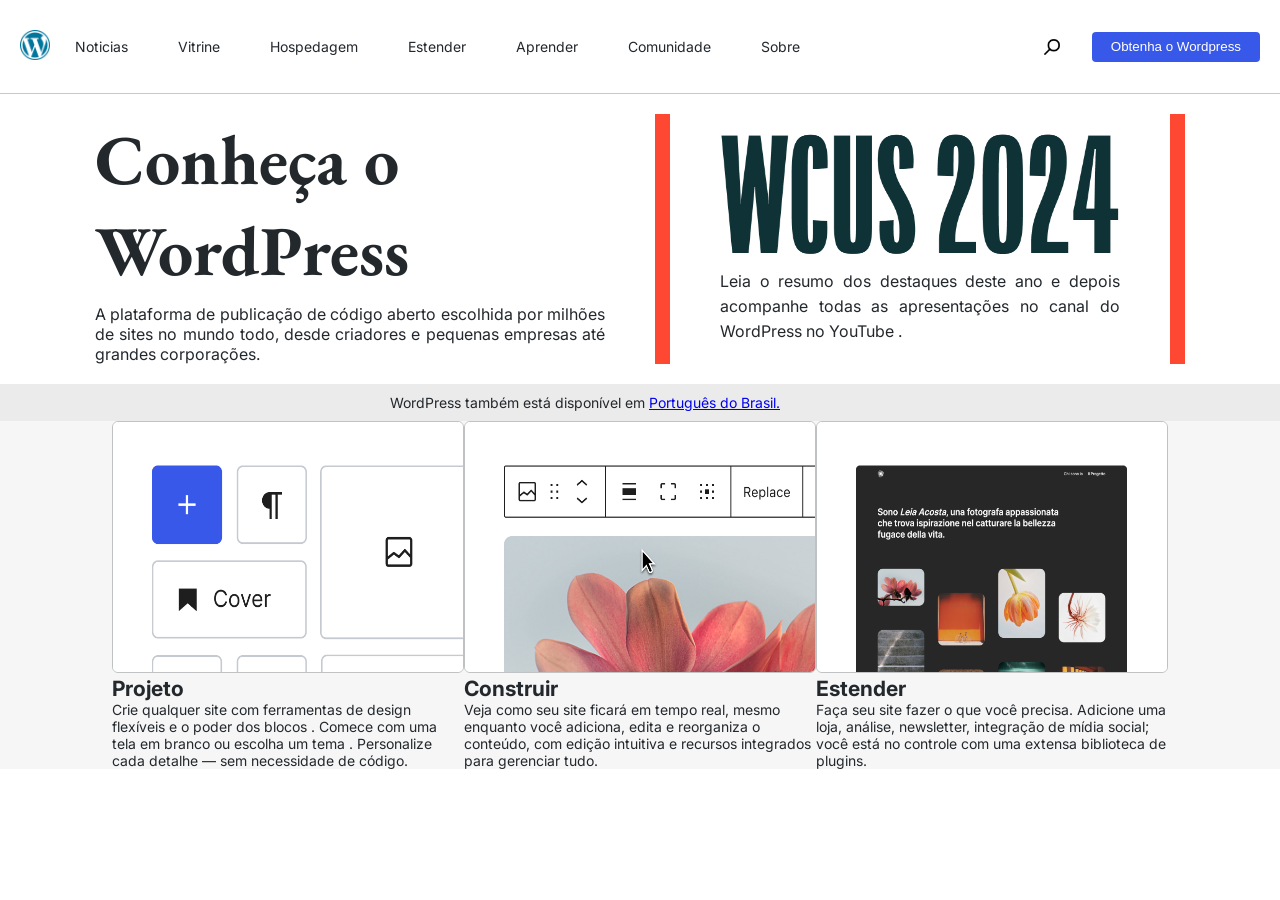
<file: index.html>
<!DOCTYPE html>
<html lang="pt-br">

<head>
    <meta charset="UTF-8">
    <meta name="viewport" content="width=device-width, initial-scale=1.0">
    <title>Wordpress</title>
    <link rel="icon" href="./imagens/wordpress-favicon.png">
    <link rel="stylesheet" href="style.css">
</head>

<body>
    <header>
        <div><a href="https://wordpress.org/" class="logo"><img src="./imagens/wordpress-favicon.png"
                    alt="logo-wordpress" height="30px"></a></div>
        <div class="menu">
            <ul>
                <li><a href="#">Noticias</a></li>
                <li><a href="#">Vitrine</a></li>
                <li><a href="#">Hospedagem</a></li>
                <li><a href="#">Estender</a></li>
                <li><a href="#">Aprender</a></li>
                <li><a href="#">Comunidade</a></li>
                <li><a href="#">Sobre</a></li>
            </ul>
        </div>
        <div class="lupa"><button class="lupa"><img src="/imagens/lupa.png" alt="lupa" width="20px"></button></div>
        <div>

            <button class="wordpress-button">Obtenha o Wordpress</button>
        </div>
    </header>

    <main>
        <section class="inicio">
            <div class="cwp">
                <h1>Conheça o WordPress</h1>
                <p>A plataforma de publicação de código aberto escolhida por milhões de sites no mundo todo, desde
                    criadores
                    e
                    pequenas empresas até grandes corporações.</p>
            </div>
            <br>
            <div class="wcus">
                <img src="./imagens/wcus-logo.webp" alt="WCUS 2024 Imagem" width="400px" height="120px">
                <p>Leia o resumo dos destaques deste ano e depois acompanhe todas as apresentações no canal do WordPress
                    no
                    YouTube .</p>
            </div>
        </section>

        <section class="pt-br">
            <p>WordPress também está disponível em <a href="https://br.wordpress.org/">Português do Brasil.</a></p>
        </section>
    </main>
        <section class="meio">
            <div class="projeto">
                <img src="./imagens/projeto.webp" alt="projeto">
                <h2>Projeto</h2>
                <p>Crie qualquer site com ferramentas de design flexíveis e o poder dos blocos . Comece com uma tela em
                    branco ou escolha um tema . Personalize cada detalhe — sem necessidade de código.</p>
            </div>
            <div class="construir">
                <img src="./imagens/construir.webp" alt="construir">
                <h2>Construir</h2>
                <p>Veja como seu site ficará em tempo real, mesmo enquanto você adiciona, edita e reorganiza o conteúdo,
                    com edição intuitiva e recursos integrados para gerenciar tudo.</p>
            </div>
            <div class="estender">
                <img src="./imagens/estender.webp" alt="estender">
                <h2>Estender</h2>
                <p>Faça seu site fazer o que você precisa. Adicione uma loja, análise, newsletter, integração de mídia
                    social; você está no controle com uma extensa biblioteca de plugins.</p>
            </div>
        </section>
    <footer></footer>
</body>

</html>
</file>
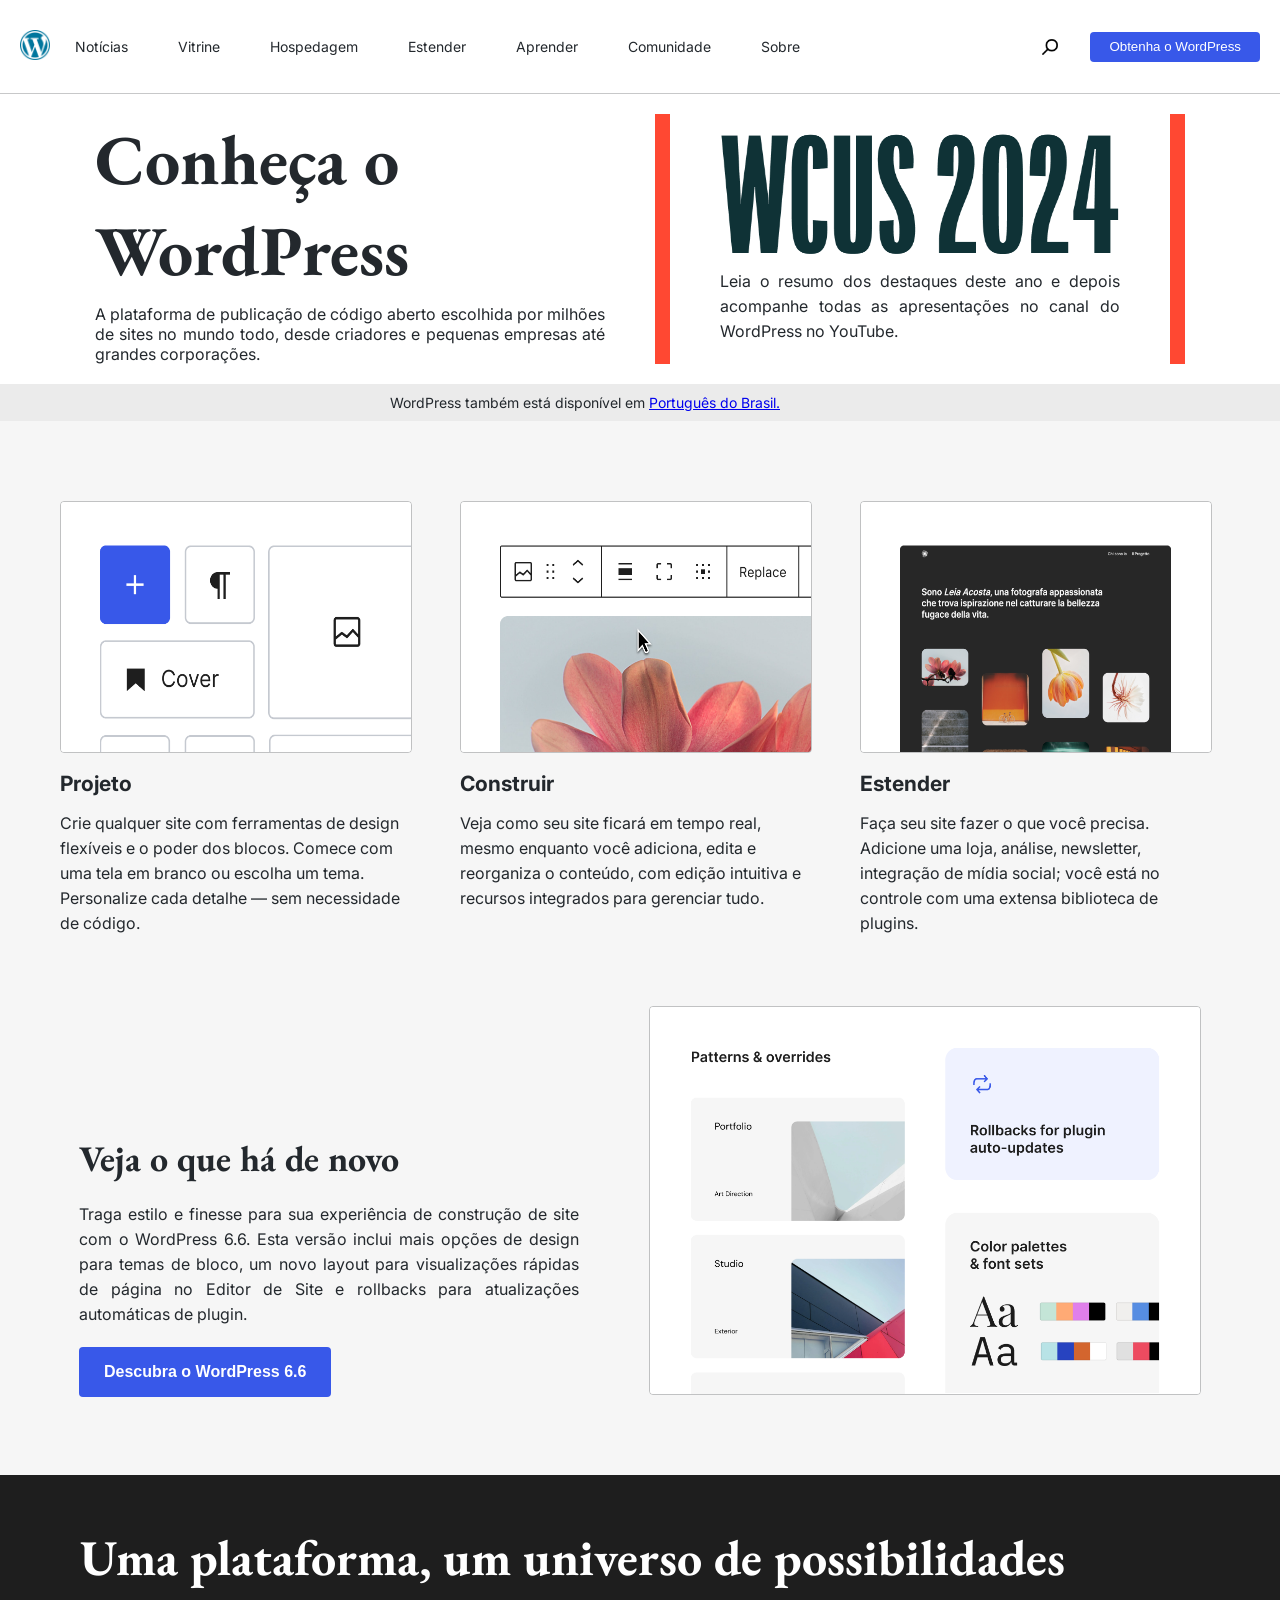
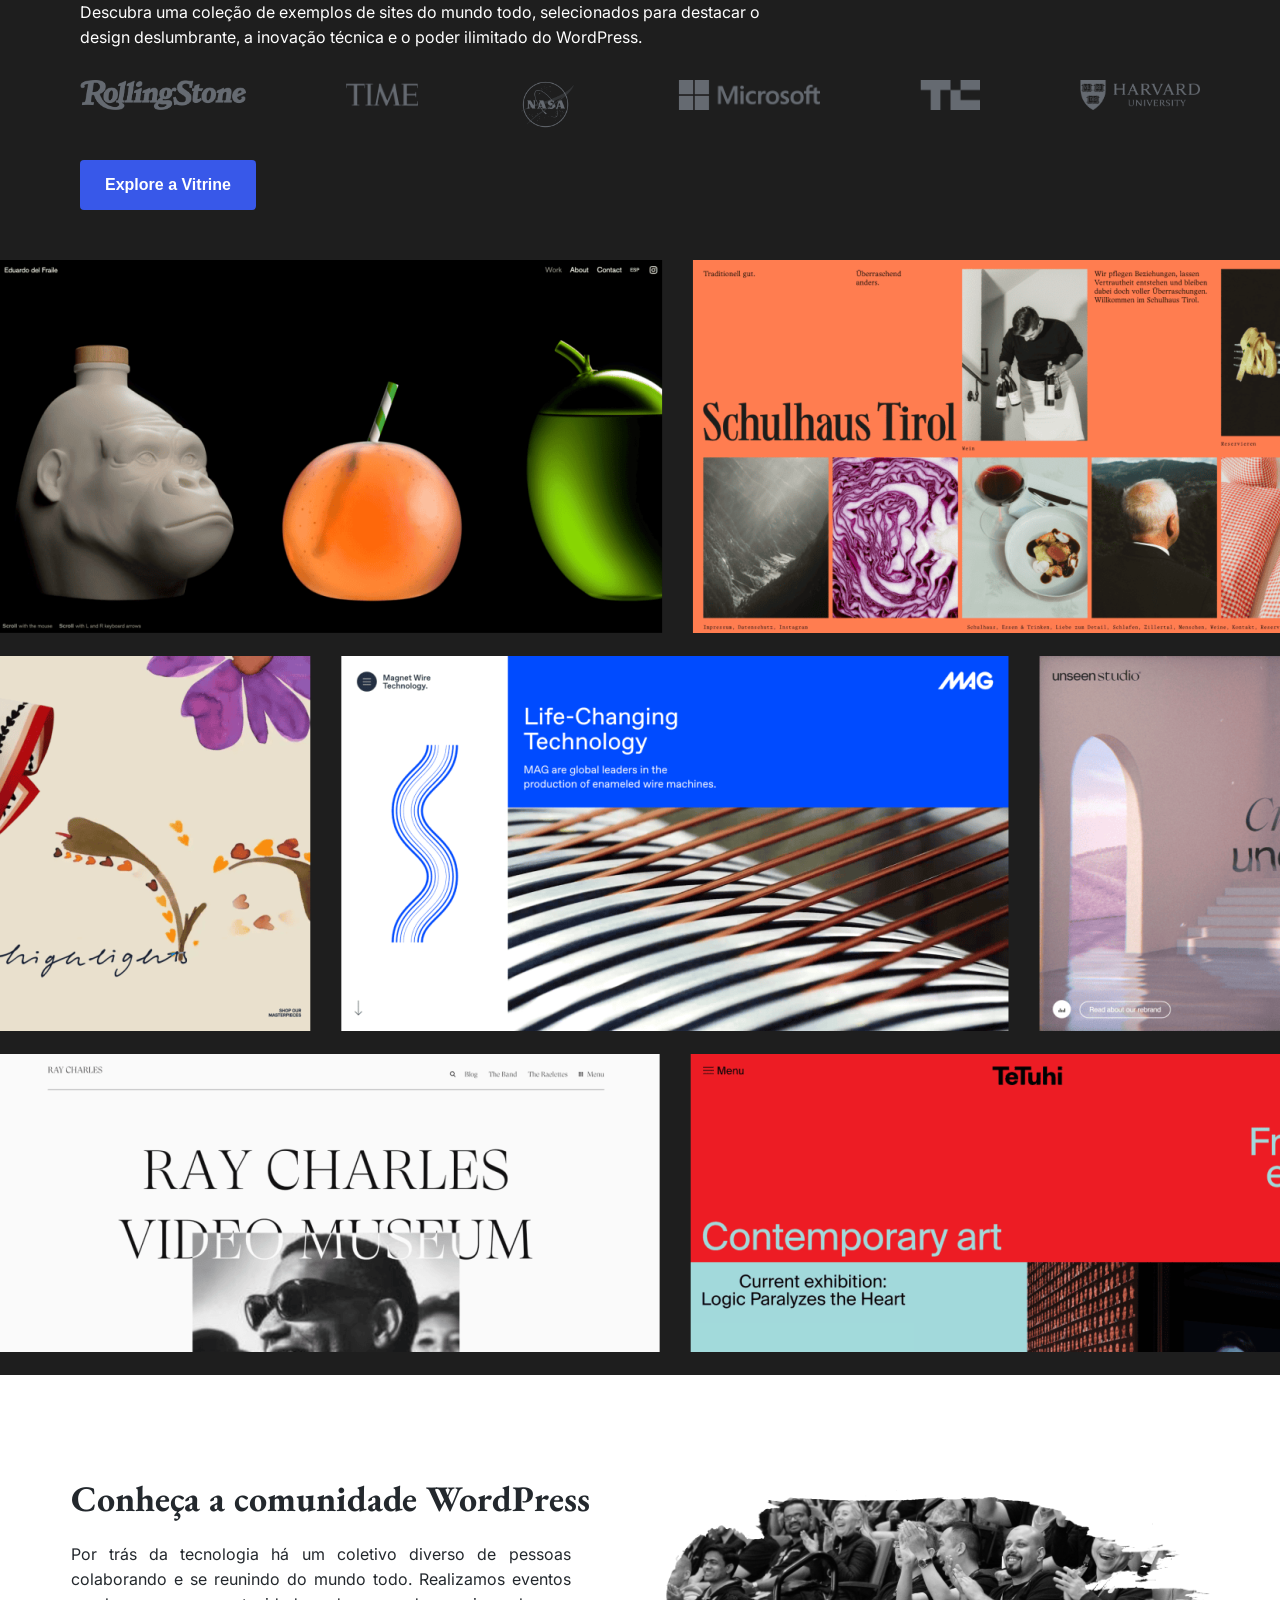
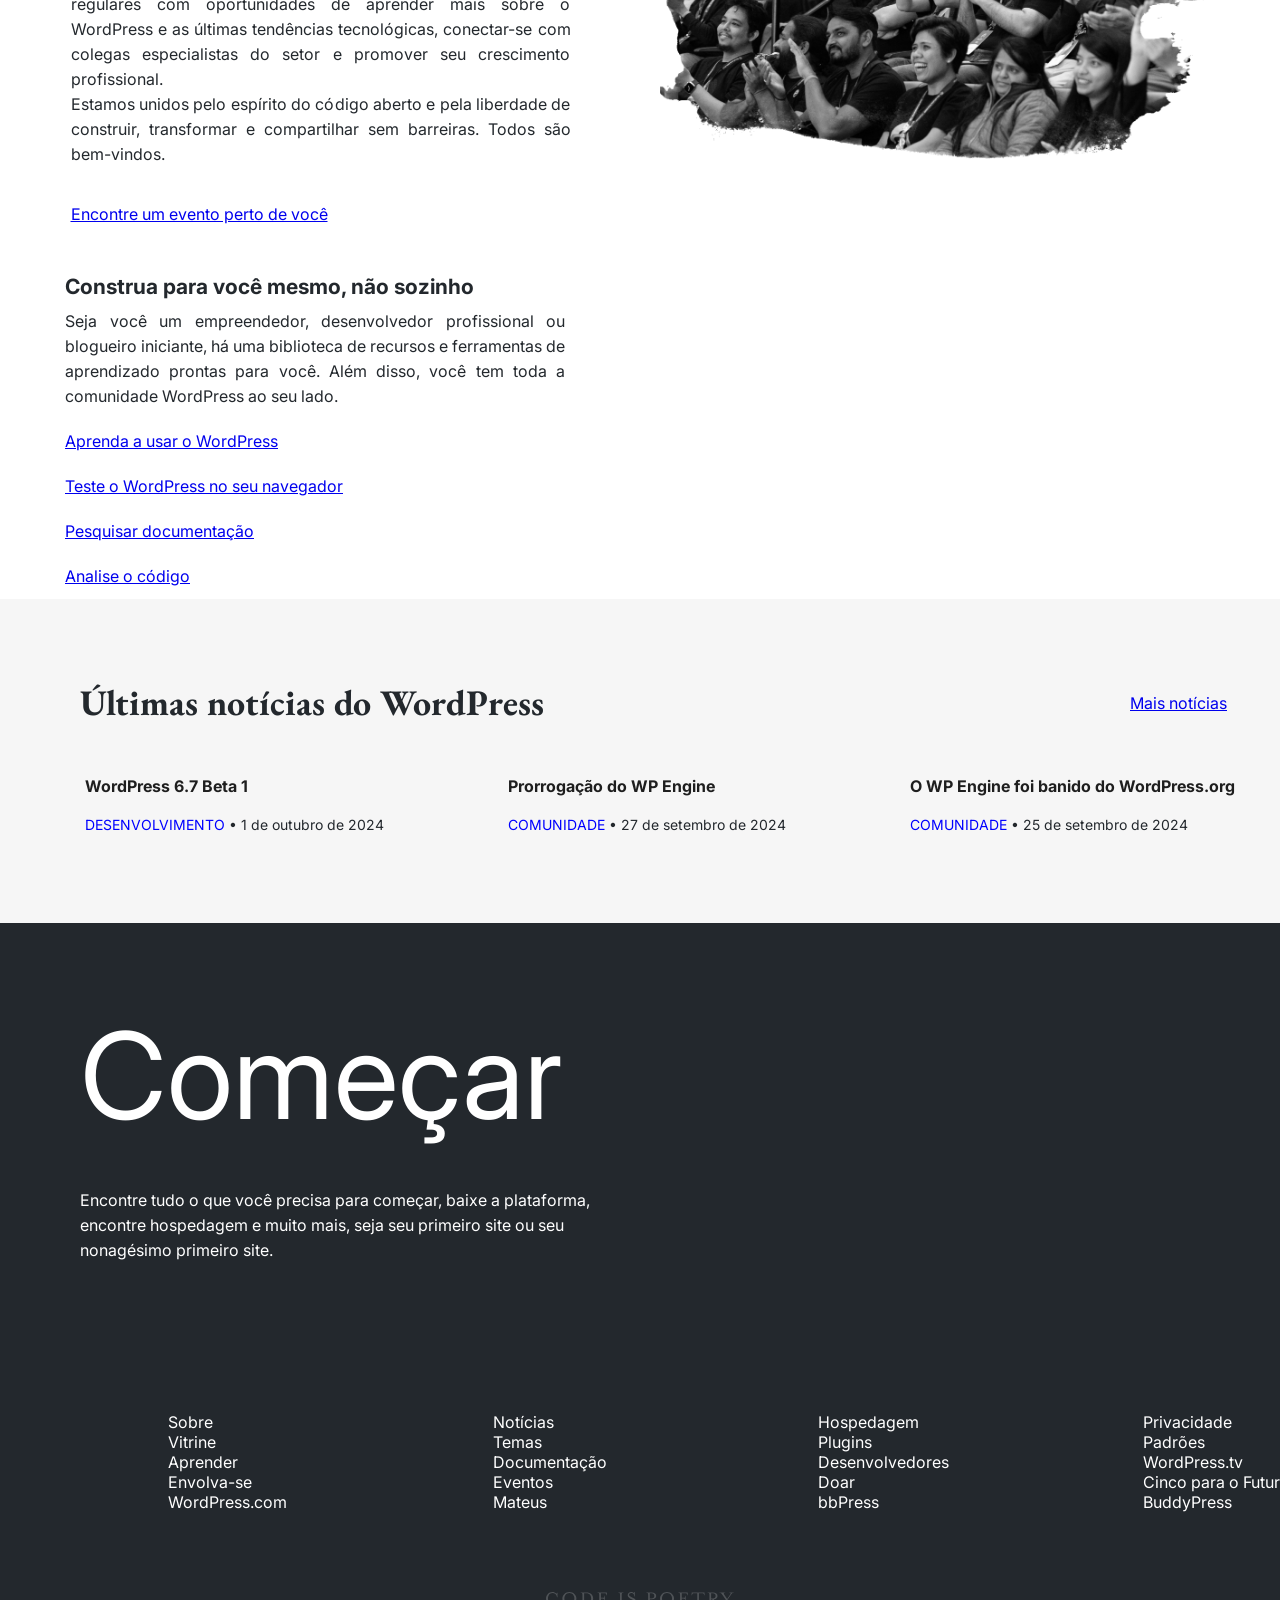
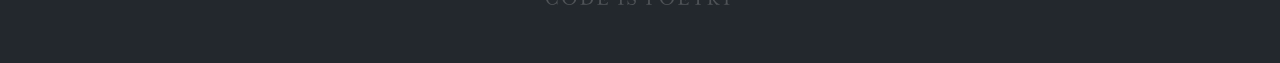
<file: pagina-wordpress/index.html>
<!DOCTYPE html>
<html lang="pt-br">

<head>
    <meta charset="UTF-8">
    <meta name="viewport" content="width=device-width, initial-scale=1.0">
    <title>WordPress</title>
    <link rel="icon" href="./imagens/wordpress-favicon.png">
    <link rel="stylesheet" href="style.css">
</head>

<body>
    <header>
        <div>
            <a href="https://wordpress.org/" class="logo">
                <img src="./imagens/wordpress-favicon.png" alt="Logo do WordPress" height="30">
            </a>
        </div>
        <nav class="menu">
            <ul>
                <li><a href="#" target="_blank" rel="noopener noreferrer">Notícias</a></li>
                <li><a href="#" target="_blank" rel="noopener noreferrer">Vitrine</a></li>
                <li><a href="#" target="_blank" rel="noopener noreferrer">Hospedagem</a></li>
                <li><a href="#" target="_blank" rel="noopener noreferrer">Estender</a></li>
                <li><a href="#" target="_blank" rel="noopener noreferrer">Aprender</a></li>
                <li><a href="#" target="_blank" rel="noopener noreferrer">Comunidade</a></li>
                <li><a href="#" target="_blank" rel="noopener noreferrer">Sobre</a></li>
            </ul>
        </nav>
        <div class="lupa">
            <button class="lupa">
                <img src="./imagens/lupa.png" alt="Ícone de lupa" width="20">
            </button>
        </div>
        <div>
            <button class="wordpress-button">Obtenha o WordPress</button>
        </div>
    </header>
    <main>
        <section class="inicio">
            <div class="cwp">
                <h1>Conheça o WordPress</h1>
                <p>A plataforma de publicação de código aberto escolhida por milhões de sites no mundo todo, desde
                    criadores e pequenas empresas até grandes corporações.</p>
            </div>
            <br>
            <div class="wcus">
                <img src="./imagens/wcus-logo.webp" alt="Logo WCUS 2024" width="400" height="120">
                <p>Leia o resumo dos destaques deste ano e depois acompanhe todas as apresentações no canal do WordPress
                    no YouTube.</p>
            </div>
        </section>
        <section class="pt-br">
            <p>WordPress também está disponível em <a href="https://br.wordpress.org/" target="_blank"
                    rel="noopener noreferrer">Português do Brasil.</a></p>
        </section>
    </main>
    <section class="container">
        <div class="wrapper">
            <div class="box">
                <img src="./imagens/projeto.webp" alt="Projeto">
                <h2>Projeto</h2>
                <p>Crie qualquer site com ferramentas de design flexíveis e o poder dos blocos. Comece com uma tela em
                    branco ou escolha um tema. Personalize cada detalhe — sem necessidade de código.</p>
            </div>
            <div class="box">
                <img src="./imagens/construir.webp" alt="Construir">
                <h2>Construir</h2>
                <p>Veja como seu site ficará em tempo real, mesmo enquanto você adiciona, edita e reorganiza o conteúdo,
                    com edição intuitiva e recursos integrados para gerenciar tudo.</p>
            </div>
            <div class="box">
                <img src="./imagens/estender.webp" alt="Estender">
                <h2>Estender</h2>
                <p>Faça seu site fazer o que você precisa. Adicione uma loja, análise, newsletter, integração de mídia
                    social; você está no controle com uma extensa biblioteca de plugins.</p>
            </div>
        </div>
    </section>
    <section class="veja">
        <div class="conteudo">
            <h1>Veja o que há de novo</h1>
            <p>Traga estilo e finesse para sua experiência de construção de site com o WordPress 6.6. Esta versão inclui
                mais opções de design para temas de bloco, um novo layout para visualizações rápidas de página no Editor
                de Site e rollbacks para atualizações automáticas de plugin.</p>
            <button>Descubra o WordPress 6.6</button>
        </div>
        <img src="./imagens/veja-o-que-a-de-novo.webp" alt="Veja o que há de novo">
    </section>
    <section class="middle">
        <div class="middle-content">
            <h1>Uma plataforma, um universo de possibilidades</h1>
            <p>Descubra uma coleção de exemplos de sites do mundo todo, selecionados para destacar o design
                deslumbrante, a inovação técnica e o poder ilimitado do WordPress.</p>
        </div>
        <div class="middle-img">
            <img src="./imagens/rolling-stone.webp" alt="Rolling Stone">
            <img src="./imagens/Time-Magazine.png" alt="Time Magazine">
            <img src="./imagens/NASA-1.png" alt="NASA" height="50" width="60">
            <img src="./imagens/Microsoft.webp" alt="Microsoft">
            <img src="./imagens/tech-crunch.png" alt="Tech Crunch">
            <img src="./imagens/Harvard.webp" alt="Harvard">
        </div>
        <div class="middle-button" >
            <button>Explore a Vitrine</button>
        </div>
        <div class="carrossel">
            <img src="./imagens/primeira-coluna.webp" alt="Primeira coluna">
            <img src="./imagens/segunda-coluna.webp" alt="Segunda coluna">
            <img src="./imagens/terceira-coluna.webp" alt="Terceira coluna">
        </div>
    </section>

    <section class="comunidade">
        <div class="comunidade-wordpress">
            <h1>Conheça a comunidade WordPress</h1>
            <p>Por trás da tecnologia há um coletivo diverso de pessoas colaborando e se reunindo do mundo todo.
                Realizamos eventos regulares com oportunidades de aprender mais sobre o WordPress e as últimas
                tendências tecnológicas, conectar-se com colegas especialistas do setor e promover seu crescimento
                profissional.
                <br>
                Estamos unidos pelo espírito do código aberto e pela liberdade de construir, transformar e compartilhar
                sem barreiras. Todos são bem-vindos.
            </p>
            <br>
            <a href="https://events.wordpress.org/" target="_blank" rel="noopener noreferrer">Encontre um evento perto
                de você</a>
        </div>
        <img src="./imagens/comunidade-wordpress.webp" alt="Comunidade WordPress">
    </section>
    <section class="comunidade-links-section">
        <div class="comunidade-links">
            <h2>Construa para você mesmo, não sozinho</h2>
            <p>Seja você um empreendedor, desenvolvedor profissional ou blogueiro iniciante, há uma biblioteca de
                recursos e ferramentas de aprendizado prontas para você. Além disso, você tem toda a comunidade
                WordPress ao seu lado.</p>
            <a href="https://learn.wordpress.org/" target="_blank" rel="noopener noreferrer">Aprenda a usar o
                WordPress</a>
            <a href="https://wordpress.org/playground/" target="_blank" rel="noopener noreferrer">Teste o WordPress no
                seu navegador</a>
            <a href="https://wordpress.org/documentation/" target="_blank" rel="noopener noreferrer">Pesquisar
                documentação</a>
            <a href="https://developer.wordpress.org/" target="_blank" rel="noopener noreferrer">Analise o código</a>
        </div>
        <div class="void"></div>
    </section>
    <section class="end">
        <div class="end-content">
            <h1>Últimas notícias do WordPress</h1>
            <a href="https://wordpress.org/news/" target="_blank" rel="noopener noreferrer">Mais notícias</a>
        </div>
        <div class="end-links">
            <ul>
                <li>
                    <div>
                        <p><a href="https://wordpress.org/news/2024/10/wordpress-6-7-beta-1/" target="_blank"
                                rel="noopener noreferrer">WordPress 6.7 Beta 1</a></p>
                    </div>
                    <div class="li-links">
                        <p><a href="https://wordpress.org/news/category/development/" target="_blank"
                                rel="noopener noreferrer">DESENVOLVIMENTO</a> • 1 de outubro de 2024</p>
                    </div>
                </li>
                <li>
                    <div>
                        <p><a href="https://wordpress.org/news/2024/09/wp-engine-reprieve/" target="_blank"
                                rel="noopener noreferrer">Prorrogação do WP Engine</a></p>
                    </div>
                    <div class="li-links">
                        <p><a href="https://wordpress.org/news/category/community/" target="_blank"
                                rel="noopener noreferrer">COMUNIDADE</a> • 27 de setembro de 2024</p>
                    </div>
                </li>
                <li>
                    <div>
                        <p><a href="https://wordpress.org/news/category/community/" target="_blank"
                                rel="noopener noreferrer">O WP Engine foi banido do WordPress.org</a></p>
                    </div>
                    <div class="li-links">
                        <p><a href="https://wordpress.org/news/category/community/" target="_blank"
                                rel="noopener noreferrer">COMUNIDADE</a> • 25 de setembro de 2024</p>
                    </div>
                </li>
            </ul>
        </div>
    </section>
    <section class="final">
        <div>
            <h1>Começar</h1>
            <p>Encontre tudo o que você precisa para começar, baixe a plataforma, encontre hospedagem e muito mais, seja
                seu primeiro site ou seu nonagésimo primeiro site.</p>
        </div>
        <div class="final-void"></div>
    </section>
    <footer>
        <ul>
            <li><a href="https://wordpress.org/about/">Sobre</a></li>
            <li><a href="https://wordpress.org/news/">Notícias</a></li>
            <li><a href="https://wordpress.org/hosting/">Hospedagem</a></li>
            <li><a href="https://wordpress.org/about/privacy/">Privacidade</a></li>
        </ul>
        <ul>
            <li><a href="https://wordpress.org/showcase/">Vitrine</a></li>
            <li><a href="https://wordpress.org/themes/">Temas</a></li>
            <li><a href="https://wordpress.org/plugins/">Plugins</a></li>
            <li><a href="https://wordpress.org/patterns/">Padrões</a></li>
        </ul>
        <ul>
            <li><a href="https://learn.wordpress.org/">Aprender</a></li>
            <li><a href="https://wordpress.org/documentation/">Documentação</a></li>
            <li><a href="https://developer.wordpress.org/">Desenvolvedores</a></li>
            <li><a href="https://wordpress.tv/">WordPress.tv</a></li>
        </ul>
        <ul>
            <li><a href="https://make.wordpress.org/">Envolva-se</a></li>
            <li><a href="https://events.wordpress.org/">Eventos</a></li>
            <li><a href="https://wordpressfoundation.org/donate/">Doar</a></li>
            <li><a href="https://wordpress.org/five-for-the-future/">Cinco para o Futuro</a></li>
        </ul>
        <ul>
            <li><a href="https://wordpress.com/pt-br/?ref=wporg-footer">WordPress.com</a></li>
            <li><a href="https://ma.tt/">Mateus</a></li>
            <li><a href="https://bbpress.org/">bbPress</a></li>
            <li><a href="https://buddypress.org/">BuddyPress</a></li>
        </ul>

        <div>
            <img src="./imagens/code-is-poetry-for-dark-bg.svg" alt="Código é poesia">
        </div>

    </footer>
</body>

</html>
</file>
<file: style.css>
@import url('https://fonts.googleapis.com/css2?family=Inter:ital,opsz,wght@0,14..32,100..900;1,14..32,100..900&display=swap');
@import url('https://fonts.googleapis.com/css2?family=EB+Garamond:ital,wght@0,400..800;1,400..800&display=swap');

* {
    margin: 0;
    padding: 0;
}

:root {
    --fonte1: 'EB Garamond', serif;
    --fonte2: 'Inter', sans-serif;
}

body {
    font-family: var(--fonte2);
    font-size: 14px;
    color: #23282D;
}

header {
    padding: 30px 20px;
    display: flex;
    align-items: center;
    border-bottom: 1px solid #23282d41;
}

.menu {
    display: flex;
    align-items: center;
    justify-content: flex-start;
}

ul {
    list-style-type: none;
    padding: 0;
    margin: 0;
    display: flex;
    justify-content: flex-start;
}

li {
    margin: 0 5px;
}

.menu a {
    text-decoration: none;
    color: #23282D;
    padding: 38px 20px;
}

a:hover {
    color: #00769D;
    background-color: #EBEBEB;
}

.logo:hover {
    background-color: transparent;
}

button {
    height: 30px;
    margin: 5px;
}

.wordpress-button {
    background-color: #3858E9;
    color: white;
    border: none;
    margin: 0;
    padding: 10px 19px;
    text-align: center;
    cursor: pointer;
    display: flex;
    margin-left: auto;
    align-items: center;
    border-radius: 4px;
}

.wordpress-button:hover {
    background-color: #213FD4;
}

.lupa {
    background-color: transparent;
    border: none;
    margin: 0 15px;
    cursor: pointer;
    display: flex;
    margin-left: auto;
    align-items: center;
}

.lupa:hover {
    background-color: #EBEBEB;
}

main {
    padding: 0px 80px;
    margin: auto;
    display: flex;
    flex-direction: column;
    align-items: center;
}

.cwp {
    display: flex;
    justify-content: space-between;
    flex-direction: column;
    padding: 0px 50px 0px 0px;
}

.cwp > h1 {
    font-family: var(--fonte1);
    font-size: 70px;
    width: 400px;
}

.cwp > p {
    font-size: 16px;
    width: 510px;
    text-align: justify;
}

.wcus {
    display: flex;
    flex-direction: column;
    font-family: var(--fonte2);
    font-size: 16px;
    text-align: justify;
    line-height: 25px;
    width: 400px; 
    padding: 20px 50px 20px 50px;
    border-left: 15px solid #FF4832;
    border-right: 15px solid #FF4832;
}

.wcus>img{
    padding: 0px 0px 15px;
}

.inicio{
    display: flex;
    padding: 20px 0px;
    background-color: #FFFFFF;
}

.pt-br{
    background-color: #EBEBEB;
    padding: 10px 100vh;
}

.pt-br>p{
    width: 500px;
}

.meio{
    display: flex;
justify-content: center;
background-color: #F6F6F6;
}

.meio img{
     width: 350px;
    height: 250px;
    border: 1px solid #23282d41;
    border-radius: 6px;
}

.meio p{
    width: 350px;
}
</file>
<file: pagina-wordpress/style.css>
@import url('https://fonts.googleapis.com/css2?family=Inter:ital,opsz,wght@0,14..32,100..900;1,14..32,100..900&display=swap');
@import url('https://fonts.googleapis.com/css2?family=EB+Garamond:ital,wght@0,400..800;1,400..800&display=swap');

* {
    margin: 0;
    padding: 0;
}

:root {
    --fonte1: 'EB Garamond', serif;
    --fonte2: 'Inter', sans-serif;
}

body {
    font-family: var(--fonte2);
    font-size: 14px;
    color: #23282D;
}

header {
    padding: 30px 20px;
    display: flex;
    align-items: center;
    border-bottom: 1px solid #23282d41;
}

.menu {
    display: flex;
    align-items: center;
    justify-content: flex-start;
}

ul {
    list-style-type: none;
    padding: 0;
    margin: 0;
    display: flex;
    justify-content: flex-start;
}

li {
    margin: 0 5px;
}

.menu a {
    text-decoration: none;
    color: #23282D;
    padding: 38px 20px;
}

.menu a:hover {
    color: #00769D;
    background-color: #EBEBEB;
}

.logo:hover {
    background-color: transparent;
}

button {
    height: 30px;
    margin: 5px;
}

.wordpress-button {
    background-color: #3858E9;
    color: white;
    border: none;
    margin: 0;
    padding: 10px 19px;
    text-align: center;
    cursor: pointer;
    display: flex;
    margin-left: auto;
    align-items: center;
    border-radius: 4px;
}

.wordpress-button:hover {
    background-color: #213FD4;
}

.lupa {
    background-color: transparent;
    border: none;
    margin: 0 15px;
    cursor: pointer;
    display: flex;
    margin-left: auto;
    align-items: center;
}

.lupa:hover {
    background-color: #EBEBEB;
}

main {
    padding: 0px 80px;
    margin: auto;
    display: flex;
    flex-direction: column;
    align-items: center;
}

.cwp {
    display: flex;
    justify-content: space-between;
    flex-direction: column;
    padding: 0px 50px 0px 0px;
}

.cwp > h1 {
    font-family: var(--fonte1);
    font-size: 70px;
    width: 400px;
}

.cwp > p {
    font-size: 16px;
    width: 510px;
    text-align: justify;
}

.wcus {
    display: flex;
    flex-direction: column;
    font-family: var(--fonte2);
    font-size: 16px;
    text-align: justify;
    line-height: 25px;
    width: 400px; 
    padding: 20px 50px 20px 50px;
    border-left: 15px solid #FF4832;
    border-right: 15px solid #FF4832;
}

.wcus>img{
    padding: 0px 0px 15px;
}

.inicio{
    display: flex;
    padding: 20px 0px;
    background-color: #FFFFFF;
}

.pt-br{
    background-color: #EBEBEB;
    padding: 10px 700px;
}

.pt-br>p{
    width: 500px;
}

.container{
display: flex;
background-color: #F6F6F6;
width: 100%; 
align-items: center; 
}

.wrapper{
    display: flex;
    justify-content: space-between;
    width: 1200px;
    margin: auto;
}

.box {
    width: 30%;             
    padding: 20px;         
  
}

.container img{
    margin-top: 60px;
    width: 350px;
    height: 250px;
    border: 1px solid #23282d41;
    border-radius: 4px;
}
.container h2{
    padding: 15px 0px;
}
.container p{
    line-height: 25px;
    width: 350px;
    font-size: 16px;
}

.veja{
    background-color: #F6F6F6;
    display: flex;
    align-items: center;
    justify-content: center;
    padding-top: 50px;
}

.conteudo{
    padding: 50px 70px 0px 0px;
}

.veja h1{
    font-family: var(--fonte1);
    font-size: 36px;
}

.veja p{
    width: 500px;
    text-align: justify;
    padding: 20px 0px;
    line-height: 25px;
    font-size: 16px;
}

.veja button{
    font-weight: bold;
    font-size: 16px;
    background-color: #3858E9;
    color: white;
    border: none;
    margin: 0;
    padding: 25px;
    text-align: center;
    cursor: pointer;
    display: flex;
    align-items: center;
    border-radius: 4px;
}

.veja button:hover{
background-color: #213FD4;
}

.veja img{
    width: 550px;
    border: 1px solid #23282d41;
    border-radius: 4px;
    margin-bottom: 80px;
}

.middle{
    background-color: #1E1E1E;
    width: 100%; 
    align-items: center; 
    justify-content: space-between;
}

.middle-content{
    width: 1120px;
    justify-content: space-around;
    display: flex;
    flex-direction: column;
    margin: auto;
}

.middle h1 {
    padding-top: 50px;
    font-family: var(--fonte1);
    color: white;
    font-size: 50px;
    
}

.middle p {
    margin: 10px 0;
    font-family: var(--fonte2);
    line-height: 25px;
    font-size: 16px;
    color: white;
    width: 700px;
}

.middle-img {
    display: flex;
    height: 30px;
    width: 1120px;
    padding: 20px 0px 0px;
justify-content: space-between;
    margin: auto;
}

.middle-button{
    width: 1120px;
    margin: auto;
}

.middle button {
    font-weight: bold;
    font-size: 16px;
    background-color: #3858E9;
    color: white;
    border: none;
    margin: 50px 0;
    padding: 25px;
    cursor: pointer;
    display: flex;
    align-items: center;
    border-radius: 4px;
}

.carrossel{
    overflow: hidden; /*Usada para esconder o que está ultrapassando o limite da visualização*/
}

.carrossel img {
    margin-bottom: 20px;
    
}

.comunidade{
    background-color: #ffffff;
    display: flex;
    align-items: center;
    justify-content: center;
    padding-top: 50px;
}

.comunidade-wordpress{
    padding: 50px 70px 0px 0px;
}

.comunidade h1{
    font-family: var(--fonte1);
    font-size: 36px;
}

.comunidade p{
    width: 500px;
    text-align: justify;
    padding: 20px 0px;
    line-height: 25px;
    font-size: 16px;
}

.comunidade a{
    font-size: 16px;
}


.comunidade img{
    width: 550px;
}

.comunidade-links-section{
    background-color: #ffffff;
    display: flex;
    align-items: center;
    justify-content: center;
    padding-top: 50px;
    line-height: 25px
}

.comunidade-links{
    display: flex;
    flex-direction: column;
    text-align: justify;
    width: 500px;
}

.comunidade-links a{
    padding: 10px 0px;
    font-size: 16px;
}

.comunidade-links p{
    padding: 10px 0px;
    font-size: 16px;
}

.void{
   width: 650px;
}

.end{
    background-color: #F6F6F6;
    padding: 80px;   
}

.end-content{
display: flex;
align-items: center;
justify-content: space-between;
width: 1150px;
margin: auto;
}

.end-content a {
    font-size: 16px;
  width: 100px;
 
   
}

.end h1{
    font-family: var(--fonte1);
    font-size: 36px;
    width: 500px;
}

.end-links a{
    text-decoration: none;
    color: #1E1E1E;
    font-size: 16px;
    font-weight: bold;
    padding-bottom: 20px;
}

.end-links ul{
    justify-content: space-between;
    width: 1160px;
    margin: auto;
    padding: 50px 0px 10px;
}

.li-links a {
    
    font-size: 14px;
    font-weight: normal;
    color: blue;
}

.li-links a:hover{
    text-decoration: underline;
}

.li-links p {
    padding-top: 20px;
}

.final{
    display: flex;
    justify-content: center;
background-color: #23282D;
color: white;
padding: 80px;
}

.final h1{
    font-size: 120px;
    font-weight: normal;
    width: 520px;
    padding-bottom: 40px;
}

.final p {
    font-size: 16px;
    line-height: 25px;
    width: 520px;
}

.final-void{
width: 610px;
}

footer{
    background-color: #23282D;
    padding: 69px 80px 58px;
    align-items: center;
}

footer ul{
    justify-content: space-around;
    width: 1300px;
    margin: auto;
}

footer li{
    width: 150px;
}

footer a{
    text-decoration: none;
    color: white;
    font-size: 16px;
    width: 150px;
}

footer a:hover{
    text-decoration: underline;
}

footer img{
    padding-top: 80px;
    display: flex;
    margin: auto;
}
</file>
